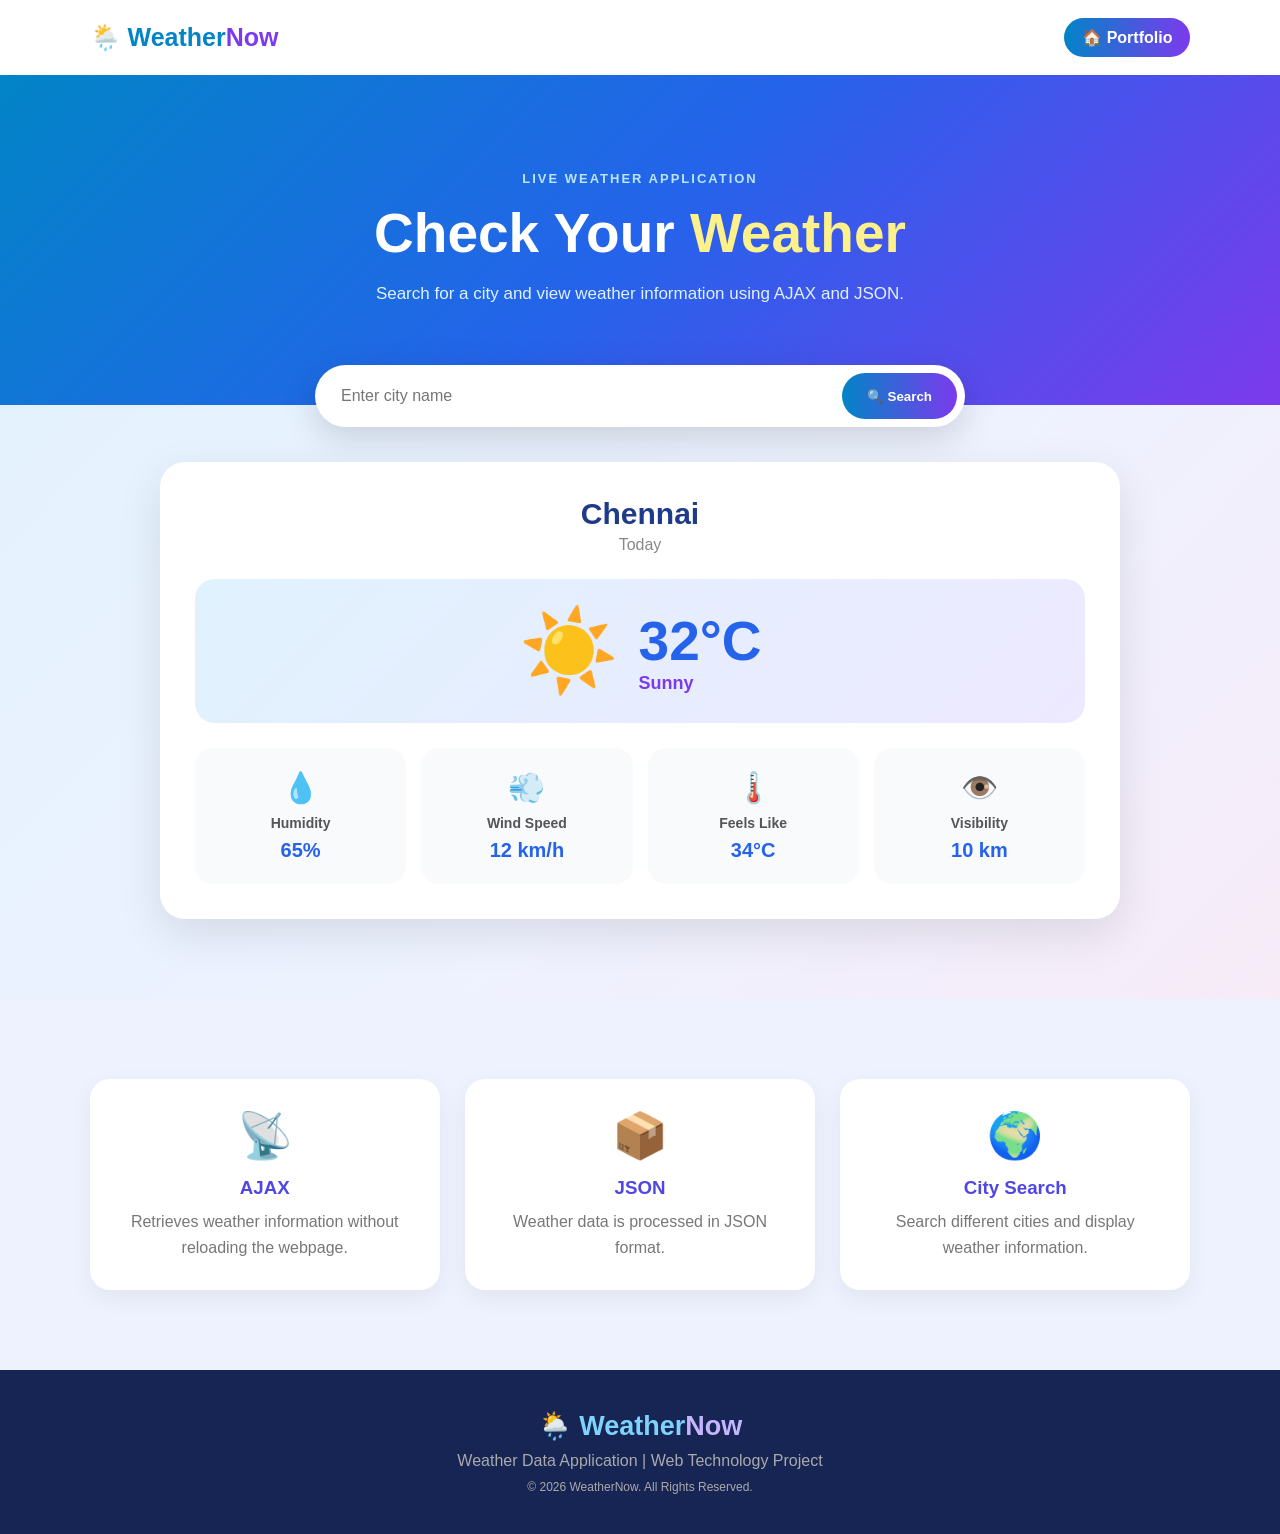
<file: index.html>
<!DOCTYPE html>
<html lang="en">

<head>

    <meta charset="UTF-8">

    <meta name="viewport"
          content="width=device-width, initial-scale=1.0">

    <title>Weather Data Application</title>

    <link rel="stylesheet"
          href="weather.css">

</head>

<body>

    <!-- HEADER -->

    <header class="navbar">

        <div class="logo">
            🌦️ Weather<span>Now</span>
        </div>

        <a href="../../index.html"
           class="portfolio-btn">
            🏠 Portfolio
        </a>

    </header>


    <!-- HERO -->

    <section class="hero">

        <div class="hero-content">

            <p class="small-title">
                LIVE WEATHER APPLICATION
            </p>

            <h1>
                Check Your
                <span>Weather</span>
            </h1>

            <p>
                Search for a city and view weather
                information using AJAX and JSON.
            </p>

        </div>

    </section>


    <!-- WEATHER APP -->

    <main class="weather-container">

        <div class="search-box">

            <input
                type="text"
                id="cityInput"
                placeholder="Enter city name">

            <button onclick="getWeather()">
                🔍 Search
            </button>

        </div>


        <!-- Loading -->

        <p id="loading">
            Loading weather...
        </p>


        <!-- Error -->

        <p id="error">
        </p>


        <!-- Weather Result -->

        <div id="weatherResult"
             class="weather-result">


            <div class="location">

                <h2 id="cityName">
                    Chennai
                </h2>

                <p id="date">
                    Today
                </p>

            </div>


            <div class="main-weather">

                <div id="weatherIcon"
                     class="weather-icon">
                    ☀️
                </div>

                <div>

                    <h1 id="temperature">
                        32°C
                    </h1>

                    <p id="description">
                        Sunny
                    </p>

                </div>

            </div>


            <div class="weather-cards">


                <div class="weather-card">

                    <div>
                        💧
                    </div>

                    <h3>
                        Humidity
                    </h3>

                    <p id="humidity">
                        65%
                    </p>

                </div>


                <div class="weather-card">

                    <div>
                        💨
                    </div>

                    <h3>
                        Wind Speed
                    </h3>

                    <p id="wind">
                        12 km/h
                    </p>

                </div>


                <div class="weather-card">

                    <div>
                        🌡️
                    </div>

                    <h3>
                        Feels Like
                    </h3>

                    <p id="feels">
                        34°C
                    </p>

                </div>


                <div class="weather-card">

                    <div>
                        👁️
                    </div>

                    <h3>
                        Visibility
                    </h3>

                    <p id="visibility">
                        10 km
                    </p>

                </div>

            </div>

        </div>

    </main>


    <!-- INFORMATION -->

    <section class="info-section">

        <div class="info-card">

            <div class="info-icon">
                📡
            </div>

            <h3>
                AJAX
            </h3>

            <p>
                Retrieves weather information
                without reloading the webpage.
            </p>

        </div>


        <div class="info-card">

            <div class="info-icon">
                📦
            </div>

            <h3>
                JSON
            </h3>

            <p>
                Weather data is processed
                in JSON format.
            </p>

        </div>


        <div class="info-card">

            <div class="info-icon">
                🌍
            </div>

            <h3>
                City Search
            </h3>

            <p>
                Search different cities and
                display weather information.
            </p>

        </div>

    </section>


    <!-- FOOTER -->

    <footer>

        <div class="footer-logo">
            🌦️ Weather<span>Now</span>
        </div>

        <p>
            Weather Data Application | Web Technology Project
        </p>

        <p class="copyright">
            © 2026 WeatherNow. All Rights Reserved.
        </p>

    </footer>


    <script src="weather.js"></script>

</body>

</html>
</file>
<file: weather.css>
* {
    margin: 0;
    padding: 0;
    box-sizing: border-box;
}

html {
    scroll-behavior: smooth;
}

body {
    font-family: Arial, sans-serif;

    min-height: 100vh;

    background:
        linear-gradient(
            135deg,
            #e0f2fe,
            #eef2ff,
            #fce7f3
        );

    color: #222;
}


/* NAVBAR */

.navbar {
    min-height: 75px;

    padding: 15px 7%;

    display: flex;

    align-items: center;

    justify-content: space-between;

    background: white;

    box-shadow:
        0 5px 20px rgba(0,0,0,0.08);
}

.logo {
    font-size: 25px;

    font-weight: bold;

    color: #0284c7;
}

.logo span {
    color: #7c3aed;
}

.portfolio-btn {
    padding: 10px 18px;

    text-decoration: none;

    border-radius: 25px;

    background:
        linear-gradient(
            90deg,
            #0284c7,
            #7c3aed
        );

    color: white;

    font-weight: bold;
}


/* HERO */

.hero {
    min-height: 330px;

    padding: 60px 8%;

    display: flex;

    align-items: center;

    justify-content: center;

    text-align: center;

    color: white;

    background:
        linear-gradient(
            135deg,
            #0284c7,
            #2563eb,
            #7c3aed
        );
}

.hero-content {
    max-width: 700px;
}

.small-title {
    color: #bae6fd;

    font-size: 13px;

    font-weight: bold;

    letter-spacing: 2px;

    margin-bottom: 15px;
}

.hero h1 {
    font-size: 55px;

    margin-bottom: 15px;
}

.hero h1 span {
    color: #fef08a;
}

.hero p:last-child {
    color: #e0f2fe;

    font-size: 17px;

    line-height: 1.7;
}


/* WEATHER CONTAINER */

.weather-container {
    max-width: 1000px;

    margin: -40px auto 0;

    padding: 0 20px 80px;

    position: relative;

    z-index: 2;
}


/* SEARCH */

.search-box {
    display: flex;

    max-width: 650px;

    margin: auto;

    padding: 8px;

    background: white;

    border-radius: 35px;

    box-shadow:
        0 10px 35px rgba(0,0,0,0.15);
}

.search-box input {
    flex: 1;

    padding: 14px 18px;

    border: none;

    outline: none;

    font-size: 16px;

    border-radius: 30px;
}

.search-box button {
    padding: 13px 25px;

    border: none;

    border-radius: 30px;

    background:
        linear-gradient(
            90deg,
            #0284c7,
            #7c3aed
        );

    color: white;

    font-weight: bold;

    cursor: pointer;
}

.search-box button:hover {
    transform: translateY(-2px);
}


/* LOADING */

#loading {
    display: none;

    text-align: center;

    color: #0284c7;

    margin: 25px;
}


/* ERROR */

#error {
    text-align: center;

    color: #dc2626;

    font-weight: bold;

    margin: 20px;
}


/* WEATHER RESULT */

.weather-result {
    margin-top: 35px;

    padding: 35px;

    background: white;

    border-radius: 25px;

    box-shadow:
        0 15px 45px rgba(0,0,0,0.1);
}

.location {
    text-align: center;

    margin-bottom: 25px;
}

.location h2 {
    color: #1e3a8a;

    font-size: 30px;
}

.location p {
    color: #888;

    margin-top: 5px;
}


/* MAIN WEATHER */

.main-weather {
    display: flex;

    justify-content: center;

    align-items: center;

    gap: 20px;

    padding: 25px;

    border-radius: 20px;

    background:
        linear-gradient(
            135deg,
            #e0f2fe,
            #ede9fe
        );
}

.weather-icon {
    font-size: 80px;
}

#temperature {
    font-size: 55px;

    color: #2563eb;
}

#description {
    color: #7c3aed;

    font-weight: bold;

    font-size: 18px;
}


/* WEATHER CARDS */

.weather-cards {
    margin-top: 25px;

    display: grid;

    grid-template-columns:
        repeat(4, 1fr);

    gap: 15px;
}

.weather-card {
    padding: 22px 10px;

    text-align: center;

    border-radius: 18px;

    background: #f8fafc;

    transition: 0.3s;
}

.weather-card:hover {
    transform: translateY(-6px);

    box-shadow:
        0 10px 25px rgba(37,99,235,0.1);
}

.weather-card > div {
    font-size: 30px;

    margin-bottom: 10px;
}

.weather-card h3 {
    color: #555;

    font-size: 14px;

    margin-bottom: 8px;
}

.weather-card p {
    color: #2563eb;

    font-size: 20px;

    font-weight: bold;
}


/* INFO */

.info-section {
    padding: 80px 7%;

    display: grid;

    grid-template-columns:
        repeat(3, 1fr);

    gap: 25px;

    background: #eef2ff;
}

.info-card {
    padding: 30px;

    text-align: center;

    background: white;

    border-radius: 20px;

    box-shadow:
        0 8px 25px rgba(0,0,0,0.06);
}

.info-icon {
    font-size: 45px;

    margin-bottom: 15px;
}

.info-card h3 {
    color: #4f46e5;

    margin-bottom: 10px;
}

.info-card p {
    color: #777;

    line-height: 1.6;
}


/* FOOTER */

footer {
    padding: 40px 20px;

    text-align: center;

    background: #172554;

    color: white;
}

.footer-logo {
    font-size: 27px;

    font-weight: bold;

    color: #7dd3fc;
}

.footer-logo span {
    color: #c4b5fd;
}

footer p {
    color: #aaa;

    margin-top: 10px;
}

.copyright {
    font-size: 12px;
}


/* RESPONSIVE */

@media (max-width: 750px) {

    .hero h1 {
        font-size: 40px;
    }

    .weather-cards {
        grid-template-columns:
            repeat(2, 1fr);
    }

    .info-section {
        grid-template-columns: 1fr;
    }

}

@media (max-width: 500px) {

    .navbar {
        padding: 15px;
    }

    .search-box {
        flex-direction: column;

        border-radius: 20px;

        padding: 10px;
    }

    .search-box button {
        width: 100%;
    }

    .main-weather {
        flex-direction: column;

        text-align: center;
    }

    #temperature {
        font-size: 42px;
    }

    .weather-cards {
        grid-template-columns: 1fr;
    }

}
</file>
